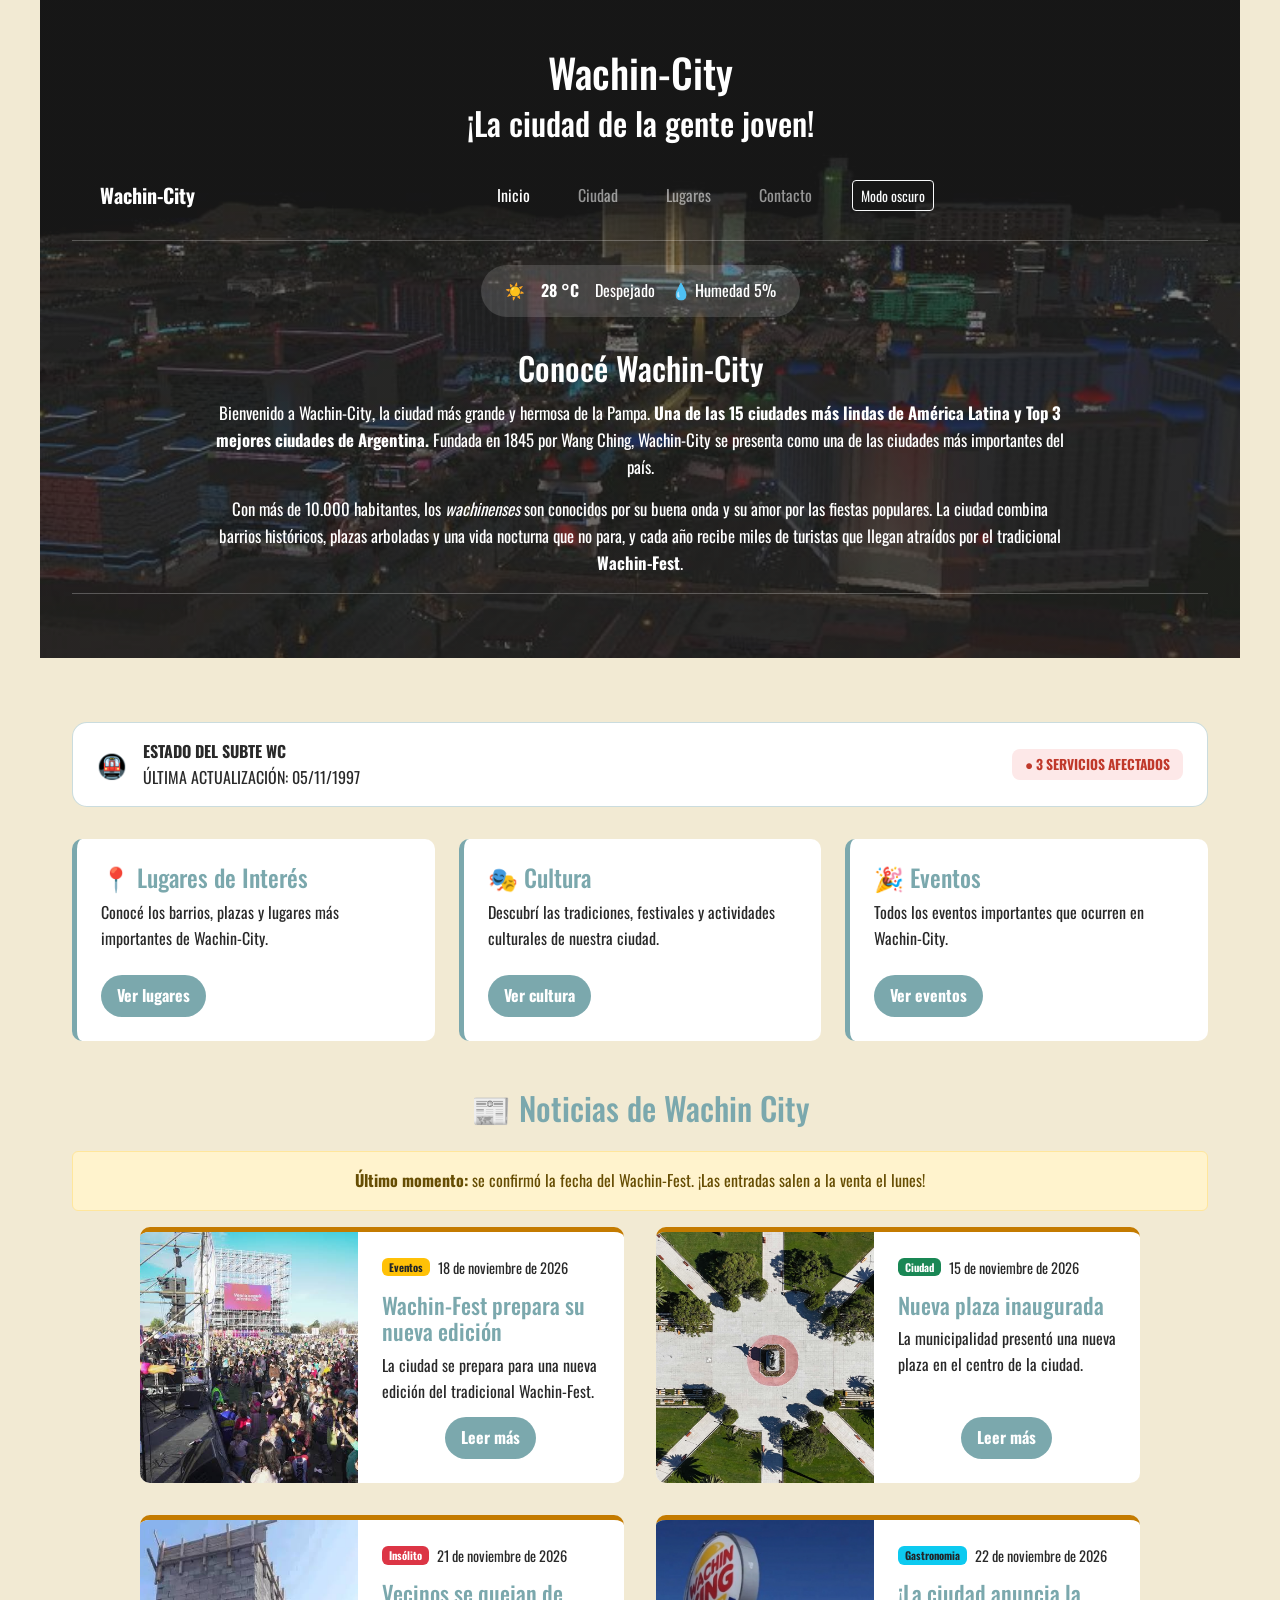
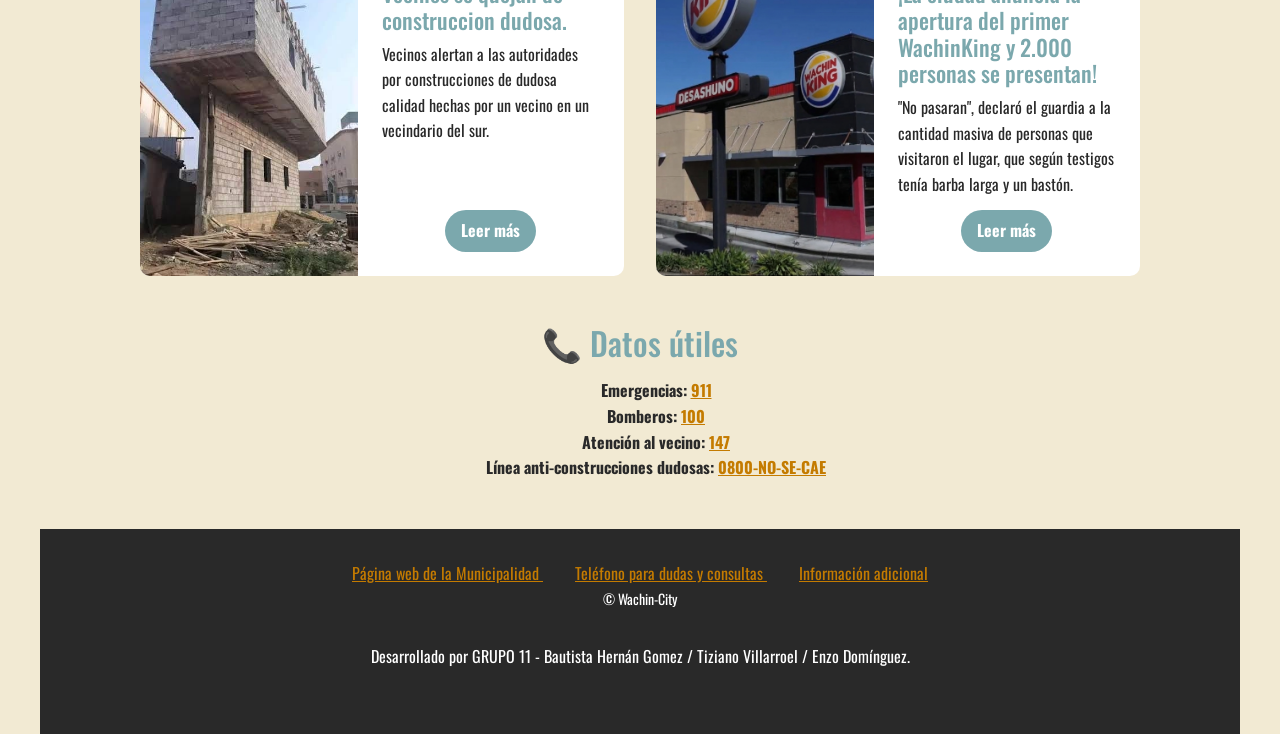
<file: Index.html>
<!DOCTYPE html>
<html lang="es">

<head>

    <meta charset="UTF-8">
    <meta name="viewport" content="width=device-width, initial-scale=1.0">

    <title>Wachin-City</title>

        <!-- GOOGLE FONTS -->
    <link rel="preconnect" href="https://fonts.googleapis.com">
    <link rel="preconnect" href="https://fonts.gstatic.com" crossorigin>
    <link href="https://fonts.googleapis.com/css2?family=Oswald:wght@200..700&display=swap" rel="stylesheet">

    <!-- BOOTSTRAP -->
    <link href="https://cdn.jsdelivr.net/npm/bootstrap@5.3.8/dist/css/bootstrap.min.css" rel="stylesheet">

    <!-- CSS PROPIO -->
    <link rel="stylesheet" href="./CSS/estilos.css">

</head>


<body>


    <!-- ==================================================
         HEADER
         ================================================== -->

    <header id="principio" class="portada">

        <h1>Wachin-City</h1>

        <h2>¡La ciudad de la gente joven!</h2>


        <!-- NAVEGACIÓN -->

                <nav class="navbar navbar-expand-lg navbar-dark" aria-label="Navegación principal">
            <div class="container-fluid">

                <a class="navbar-brand" href="./Index.html">Wachin-City</a>

                <button class="navbar-toggler" type="button"
                        data-bs-toggle="collapse" data-bs-target="#menuPrincipal"
                        aria-controls="menuPrincipal" aria-expanded="false"
                        aria-label="Abrir menú">
                    <span class="navbar-toggler-icon"></span>
                </button>

                <div class="collapse navbar-collapse justify-content-center" id="menuPrincipal">
                    <ul class="navbar-nav">
                        <li class="nav-item"><a class="nav-link active" aria-current="page" href="./Index.html">Inicio</a></li>
                        <li class="nav-item"><a class="nav-link" href="./ciudad.html">Ciudad</a></li>
                        <li class="nav-item"><a class="nav-link" href="./lugares.html">Lugares</a></li>
                        <li class="nav-item"><a class="nav-link" href="./contacto.html">Contacto</a></li>
                    </ul>
                                        <button id="btn-modo" class="btn btn-outline-light btn-sm ms-lg-3">Modo oscuro</button>
                </div>

            </div>
        </nav>


        <hr>


        <!-- CLIMA -->

        <div class="clima">

            <span>☀️</span>

            <strong>28 °C</strong>

            <span>Despejado</span>

            <span>💧 Humedad 5%</span>

        </div>


        <!-- PRESENTACIÓN DE LA CIUDAD -->

        <section class="presentacion">

            <h2>Conocé Wachin-City</h2>

            <p>

                Bienvenido a Wachin-City, la ciudad más grande
                y hermosa de la Pampa.

                <strong>
                    Una de las 15 ciudades más lindas de América Latina
                    y Top 3 mejores ciudades de Argentina.
                </strong>

                Fundada en 1845 por Wang Ching,
                Wachin-City se presenta como una de las ciudades
                más importantes del país.

            </p>

                        <p>
                Con más de 10.000 habitantes, los <em>wachinenses</em> son conocidos por su buena onda
                y su amor por las fiestas populares. La ciudad combina barrios históricos, plazas
                arboladas y una vida nocturna que no para, y cada año recibe miles de turistas que
                llegan atraídos por el tradicional <strong>Wachin-Fest</strong>.
            </p>

        </section>


        <hr>

    </header>



    <!-- ==================================================
         CONTENIDO PRINCIPAL
         ================================================== -->

    <main>


        <!-- ==================================================
             TARJETAS PRINCIPALES
             ================================================== -->


                <!-- ESTADO DEL SUBTE -->

        <div class="estado-subte">

            <span class="icono-subte">🚇</span>

            
            <div class="info-subte">
                <strong>ESTADO DEL SUBTE WC</strong>
                <span>ÚLTIMA ACTUALIZACIÓN: <time datetime="1997-11-05">05/11/1997</time></span>
            </div>

            <span class="servicios-afectados">● 3 SERVICIOS AFECTADOS</span>

        </div>






        <div class="contenedor-articulos">


            <!-- LUGARES -->

            <article class="tarjeta">

                <h3>📍 Lugares de Interés</h3>

                <p>
                    Conocé los barrios, plazas y lugares
                    más importantes de Wachin-City.
                </p>

                <a href="./lugares.html" class="boton">
                    Ver lugares
                </a>

            </article>


            <!-- CULTURA -->

            <article class="tarjeta">

                <h3>🎭 Cultura</h3>

                <p>
                    Descubrí las tradiciones, festivales
                    y actividades culturales de nuestra ciudad.
                </p>

                <a href="./ciudad.html" class="boton">
                    Ver cultura
                </a>

            </article>


            <!-- EVENTOS -->

            <article class="tarjeta">

                <h3>🎉 Eventos</h3>

                <p>
                    Todos los eventos importantes
                    que ocurren en Wachin-City.
                </p>

                <a href="./lugares.html" class="boton">
                    Ver eventos
                </a>

            </article>


        </div>



        <!-- ==================================================
             NOTICIAS
             ================================================== -->

        <section class="seccion-noticias">

            <h2>📰 Noticias de Wachin City</h2>

                        <div class="alert alert-warning text-center" role="alert">
                <strong>Último momento:</strong> se confirmó la fecha del Wachin-Fest. ¡Las entradas salen a la venta el lunes!
            </div>

            <div class="sector-noticias">


                <!-- NOTICIA 1 -->

                <article class="noticia">

                    <img
                        src="./IMG/wachin-fest.jfif"
                        alt="Noticia de Wachin-City"
                    >


                    <div class="contenido-noticia">

                        <p class="meta-noticia">
                            <span class="badge bg-warning text-dark">Eventos</span>
                            <time datetime="2026-11-18">18 de noviembre de 2026</time>
                        </p>

                        <h3>
                            Wachin-Fest prepara su nueva edición
                        </h3>

                        <p>
                            La ciudad se prepara para una nueva
                            edición del tradicional Wachin-Fest.
                        </p>

                        <a
                            href="https://youtu.be/dQw4w9WgXcQ"
                            target="_blank"
                            rel="noopener noreferrer"
                            class="boton"
                        >
                            Leer más
                        </a>

                    </div>

                </article>



                <!-- NOTICIA 2 -->

                <article class="noticia">

                    <img
                        src="./IMG/plaza-wachin.avif"
                        alt="Evento en Wachin-City"
                    >


                    <div class="contenido-noticia">
                        <p class="meta-noticia">
                            <span class="badge bg-success">Ciudad</span>
                            <time datetime="2026-11-15">15 de noviembre de 2026</time>
                        </p>
                        <h3>
                            Nueva plaza inaugurada
                        </h3>

                        <p>
                            La municipalidad presentó una nueva
                            plaza en el centro de la ciudad.
                        </p>

                        <a
                            href= "https://youtu.be/Sagg08DrO5U?si=nibQCZ9b6mSvP0zk"
                            target="_blank"
                            rel="noopener noreferrer"
                            class="boton"
                        >
                            Leer más
                        </a>

                    </div>

                </article>

                                <!-- NOTICIA 3 -->

                <article class="noticia">

                    <img
                        src="./IMG/construccion.jfif"
                        alt="Construccion de dudosa calidad"
                    >

                    <div class="contenido-noticia">
                        <p class="meta-noticia">
                            <span class="badge bg-danger">Insólito</span>
                            <time datetime="2026-11-21">21 de noviembre de 2026</time>
                        </p>
                        <h3>
                            Vecinos se quejan de construccion dudosa.
                        </h3>
                        <p>
                            Vecinos alertan a las autoridades por construcciones de dudosa calidad hechas por un vecino en un vecindario del sur.
                        </p>
                        <a href="https://youtu.be/oavMtUWDBTM?si=YO1Hyj4h1aGptZGX" target="_blank" rel="noopener noreferrer" class="boton">
                            Leer más
                        </a>
                    </div>

                </article>


                            <!-- NOTICIA 4 -->

                <article class="noticia">

                    <img
                        src="./IMG/WachinKing.jfif"
                        alt="Restaurante WachinKing"
                    >

                    <div class="contenido-noticia">
                        <p class="meta-noticia">
                            <span class="badge bg-info text-dark">Gastronomia</span>
                            <time datetime="2026-11-22">22 de noviembre de 2026</time>
                        </p>
                        <h3>
                            ¡La ciudad anuncia la apertura del primer WachinKing y 2.000 personas se presentan!
                        </h3>
                        <p>
                            "No pasaran", declaró el guardia a la cantidad masiva de personas que visitaron el lugar, que según testigos
                            tenía barba larga y un bastón.
                        </p>
                        <a href="https://youtu.be/GwmJ76VjXaE?si=h7vyNjicE6EPsRTm" target="_blank" rel="noopener noreferrer" class="boton">
                            Leer más
                        </a>
                    </div>

                </article>


            </div>

        </section>


                <!-- DATOS ÚTILES -->

        <section class="datos-utiles">

            <h2>📞 Datos útiles</h2>

            <ul>
                <li><strong>Emergencias:</strong> <a href="tel:911">911</a></li>
                <li><strong>Bomberos:</strong> <a href="tel:100">100</a></li>
                <li><strong>Atención al vecino:</strong> <a href="tel:147">147</a></li>
                <li><strong>Línea anti-construcciones dudosas:</strong> <a href="tel:+541100000000">0800-NO-SE-CAE</a></li>
            </ul>

        </section>


    </main>



    <!-- ==================================================
         FOOTER
         ================================================== -->

    <footer>

        <a href="">
            Página web de la Municipalidad
        </a>

        <a href="tel:+5411111111">
            Teléfono para dudas y consultas
        </a>

        <a href="">
            Información adicional
        </a>


        <p>
            <small>
                © Wachin-City
            </small>
        </p>

        <address>

        Desarrollado por GRUPO 11 -
        Bautista Hernán Gomez /
        Tiziano Villarroel /
        Enzo Domínguez.

    </address>

    </footer>

        <script src="https://cdn.jsdelivr.net/npm/bootstrap@5.3.8/dist/js/bootstrap.bundle.min.js"></script>

            <script src="./JS/main.js"></script>

</body>

</html>
</file>
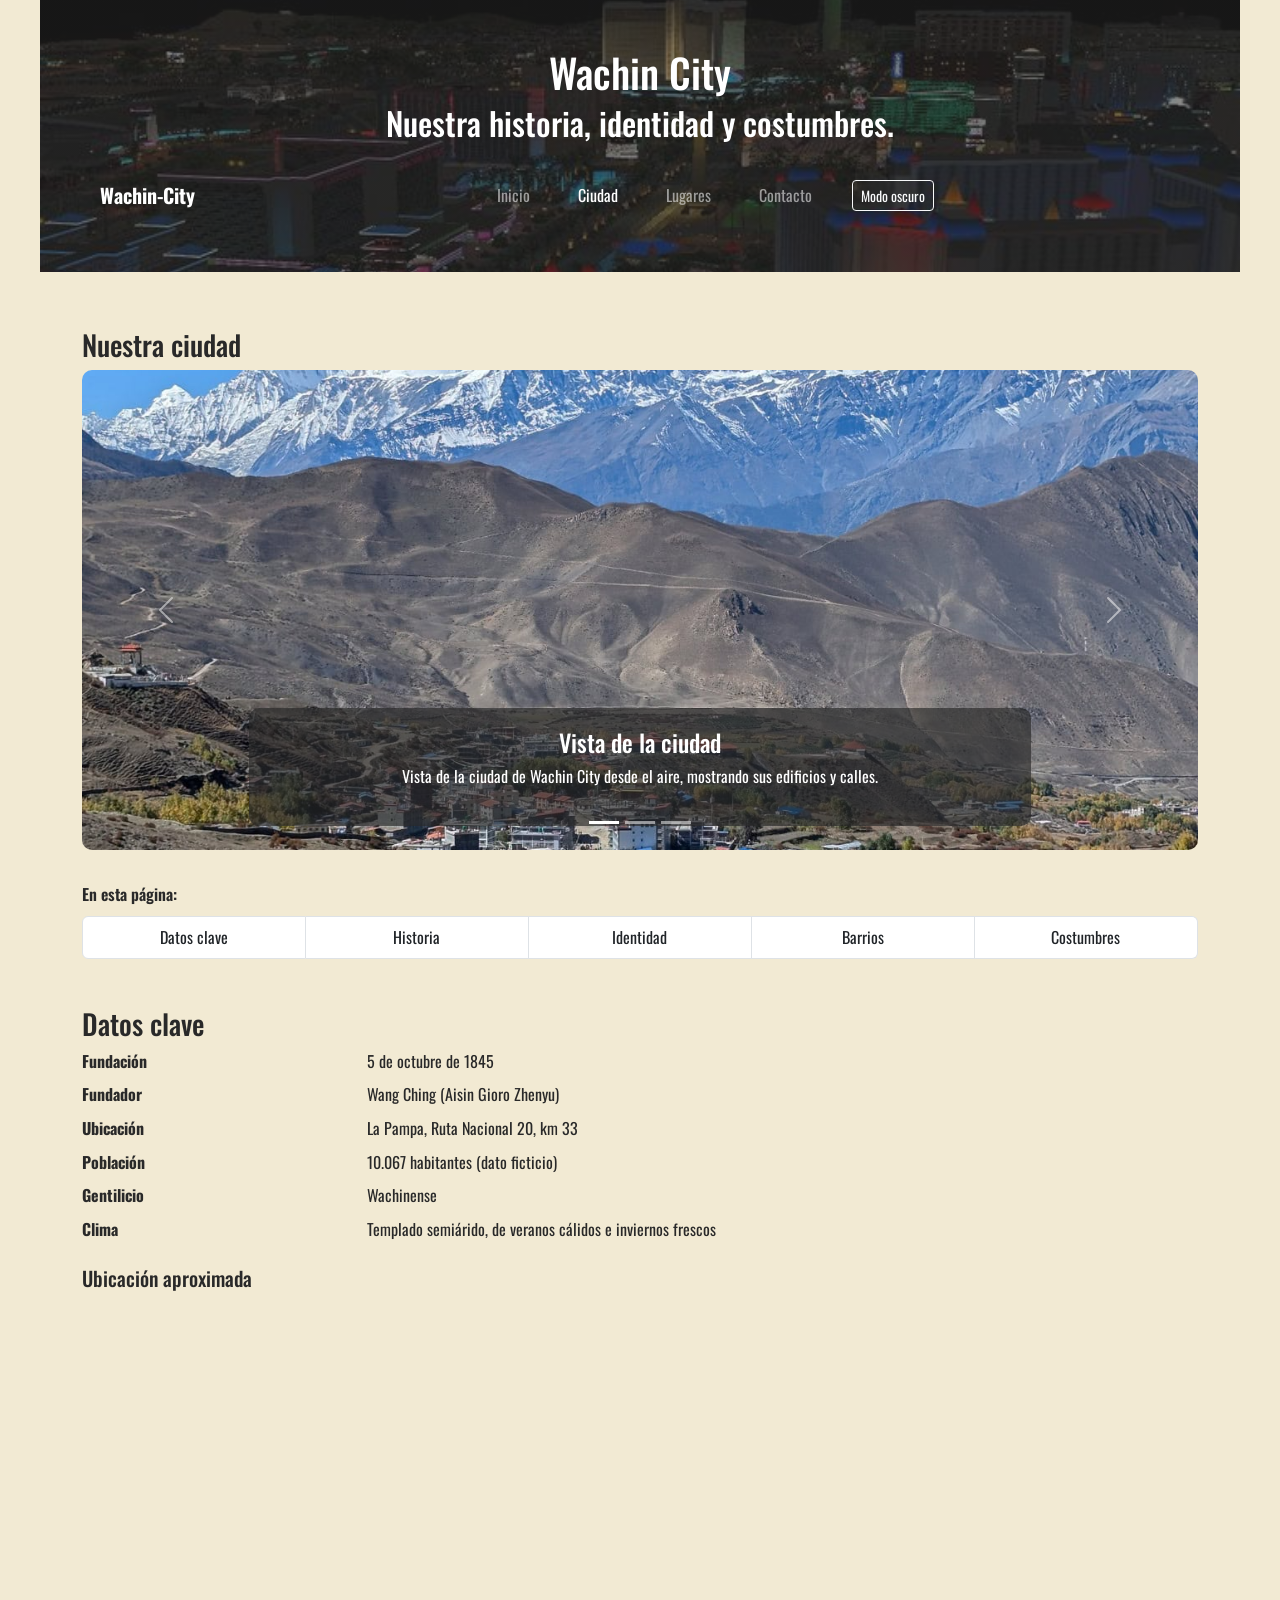
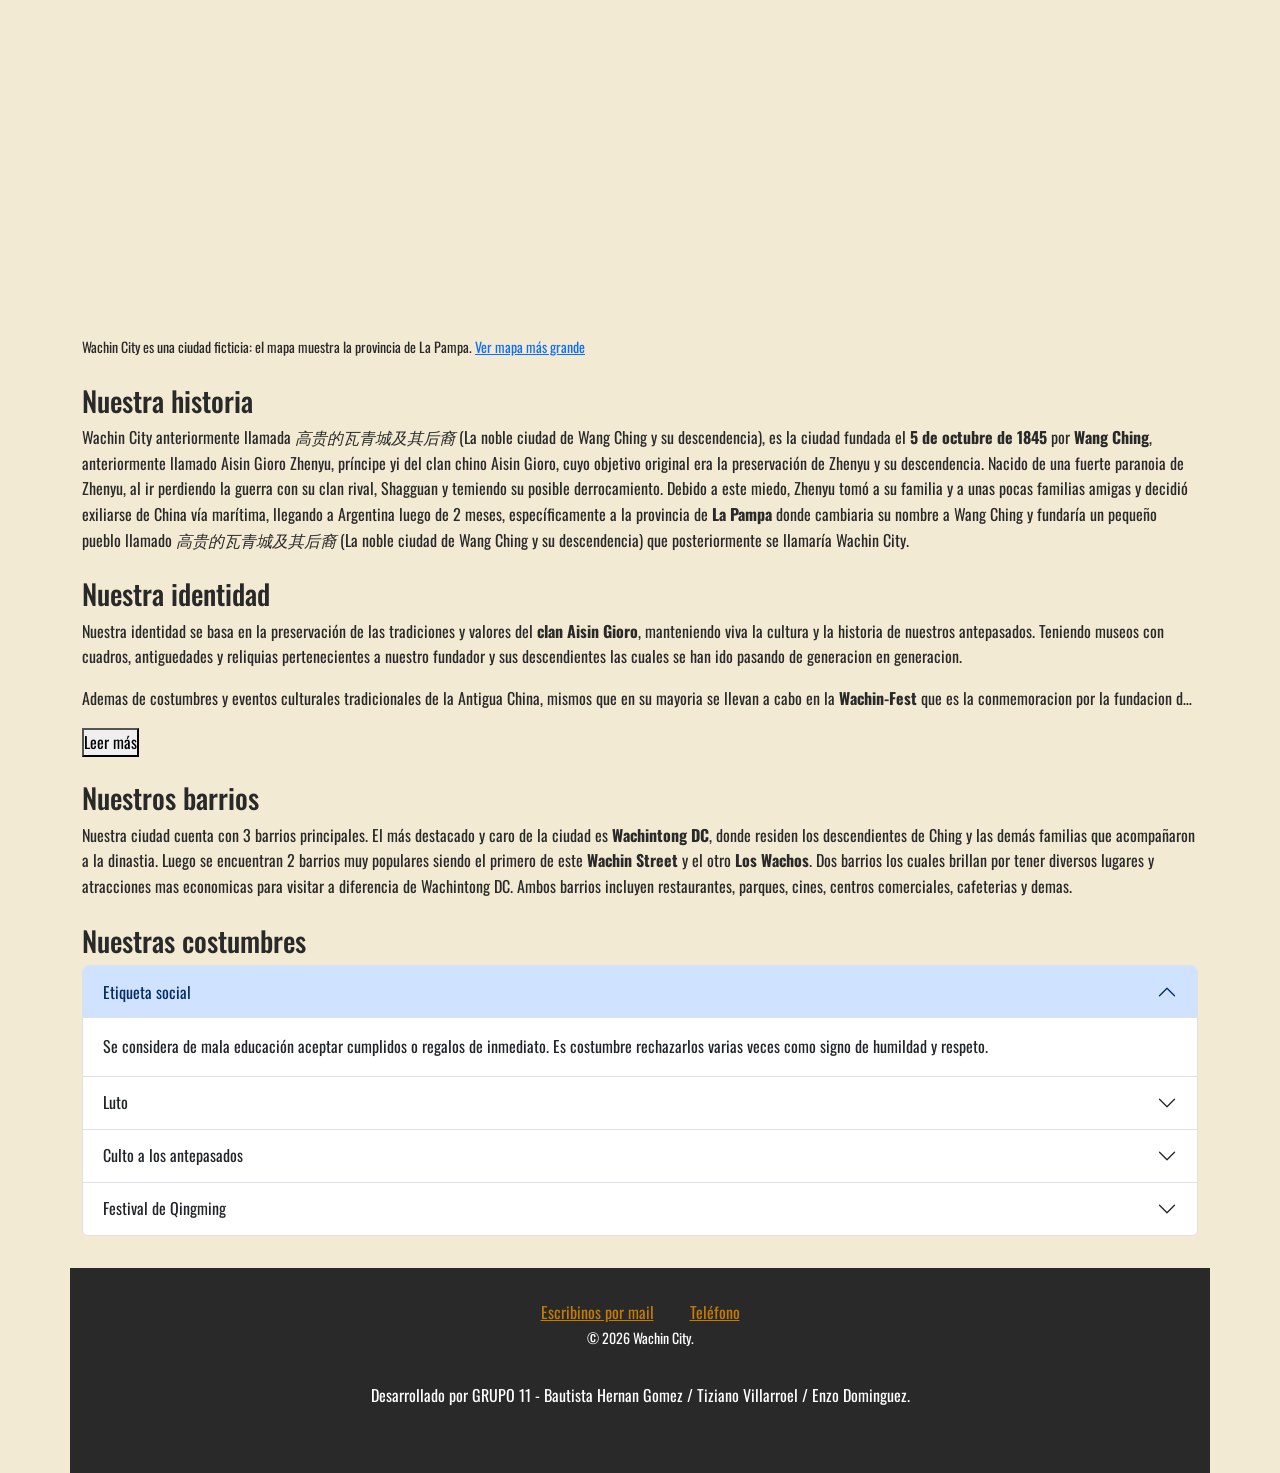
<file: ciudad.html>
<!DOCTYPE html>
<html lang="es">
<head>
    <meta charset="UTF-8">
    <meta name="viewport" content="width=device-width, initial-scale=1.0">
    <title>La ciudad | Wachin City</title>
    <link rel="preconnect" href="https://fonts.googleapis.com">
    <link rel="preconnect" href="https://fonts.gstatic.com" crossorigin>
    <link href="https://fonts.googleapis.com/css2?family=Oswald:wght@200..700&display=swap" rel="stylesheet">
    <link href="https://cdn.jsdelivr.net/npm/bootstrap@5.3.8/dist/css/bootstrap.min.css" rel="stylesheet" integrity="sha384-sRIl4kxILFvY47J16cr9ZwB07vP4J8+LH7qKQnuqkuIAvNWLzeN8tE5YBujZqJLB" crossorigin="anonymous">
    <link rel="stylesheet" href="./CSS/estilos.css">
</head>    
<body>
    <header id="principio" class="portada">
        <h1>
            Wachin City
        </h1>
        <h2>Nuestra historia, identidad y costumbres.</h2>
         <nav class="navbar navbar-expand-lg navbar-dark" aria-label="Navegación principal">
            <div class="container-fluid">

                <a class="navbar-brand" href="./Index.html">Wachin-City</a>

                <button class="navbar-toggler" type="button"
                        data-bs-toggle="collapse" data-bs-target="#menuPrincipal"
                        aria-controls="menuPrincipal" aria-expanded="false"
                        aria-label="Abrir menú">
                    <span class="navbar-toggler-icon"></span>
                </button>

                <div class="collapse navbar-collapse justify-content-center" id="menuPrincipal">
                    <ul class="navbar-nav">
                        <li class="nav-item"><a class="nav-link" href="./Index.html">Inicio</a></li>
                        <li class="nav-item"><a class="nav-link active" aria-current="page" href="./ciudad.html">Ciudad</a></li>
                        <li class="nav-item"><a class="nav-link" href="./lugares.html">Lugares</a></li>
                        <li class="nav-item"><a class="nav-link" href="./contacto.html">Contacto</a></li>
                    </ul>
                                        <button id="btn-modo" class="btn btn-outline-light btn-sm ms-lg-3">Modo oscuro</button>
                </div>

            </div>
        </nav>

    </header>

    <main class="container">
        <section id="ciudad" class="mt-4">
        <h3>Nuestra ciudad</h3>
            <div id="carouselDeCiudad" class="carousel slide">
            <div class="carousel-indicators">
                <button type="button" data-bs-target="#carouselDeCiudad" data-bs-slide-to="0" class="active" aria-current="true" aria-label="Slide 1"></button>
                <button type="button" data-bs-target="#carouselDeCiudad" data-bs-slide-to="1" aria-label="Slide 2"></button>
                <button type="button" data-bs-target="#carouselDeCiudad" data-bs-slide-to="2" aria-label="Slide 3"></button>
            </div>
            <div class="carousel-inner">
                <div class="carousel-item active">
                <img src="./IMG/2025-10-21-06-34-12-1344x1012.jpg" class="d-block w-100" alt="Vista de Wachin City desde el aire.">
                <div class="carousel-caption d-none d-md-block">
                    <h4>Vista de la ciudad</h4>
                    <p>Vista de la ciudad de Wachin City desde el aire, mostrando sus edificios y calles.</p>
                </div>
                </div>
                <div class="carousel-item">
                <img src="./IMG/POST-2-PLAZA-DE-DURBAR-EN-PATAN-c-dalbera.jpg" class="d-block w-100" alt="Plaza de Wachin Street.">
                <div class="carousel-caption d-none d-md-block">
                    <h4>Plaza de Wachin Street</h4>
                    <p>Una de las plazas principales de Wachin Street, donde se celebran eventos culturales y sociales.</p>
                </div>
                </div>
                <div class="carousel-item">
                <img src="./IMG/casa de los descendientes de Ching en wachintong DC.jpg" class="d-block w-100" alt="Casa de los descendientes de Ching en Wachin City.">
                <div class="carousel-caption d-none d-md-block">
                    <h4>Casa de los descendientes de Wang Ching</h4>
                    <p>La casa donde viven los descendientes de Wang Ching ubicada en Wachintong DC, representativa de la historia y cultura local.</p>
                </div>
                </div>
            </div>
            <button class="carousel-control-prev" type="button" data-bs-target="#carouselDeCiudad" data-bs-slide="prev">
                <span class="carousel-control-prev-icon" aria-hidden="true"></span>
                <span class="visually-hidden">Previous</span>
            </button>
            <button class="carousel-control-next" type="button" data-bs-target="#carouselDeCiudad" data-bs-slide="next">
                <span class="carousel-control-next-icon" aria-hidden="true"></span>
                <span class="visually-hidden">Next</span>
            </button>
            </div>
        </section>
        
        <p class="mb-2 fw-semibold">En esta página:</p>
        <div class="list-group list-group-horizontal-md text-center mb-5">
            <a class="list-group-item list-group-item-action flex-fill" href="#datos-clave">Datos clave</a>
            <a class="list-group-item list-group-item-action flex-fill" href="#historia">Historia</a>
            <a class="list-group-item list-group-item-action flex-fill" href="#identidad">Identidad</a>
            <a class="list-group-item list-group-item-action flex-fill" href="#barrios">Barrios</a>
            <a class="list-group-item list-group-item-action flex-fill" href="#costumbres">Costumbres</a>
        </div>
        
        <section id="datos-clave" class="mt-4">
            <h3>Datos clave</h3>
            <dl class="row">
                <dt class="col-sm-3">Fundación</dt>
                <dd class="col-sm-9">5 de octubre de 1845</dd>
                <dt class="col-sm-3">Fundador</dt>
                <dd class="col-sm-9">Wang Ching (Aisin Gioro Zhenyu)</dd>
                <dt class="col-sm-3">Ubicación</dt>
                <dd class="col-sm-9">La Pampa, Ruta Nacional 20, km 33</dd>
                <dt class="col-sm-3">Población</dt>
                <dd class="col-sm-9">10.067 habitantes (dato ficticio)</dd>
                <dt class="col-sm-3">Gentilicio</dt>
                <dd class="col-sm-9">Wachinense</dd>
                <dt class="col-sm-3">Clima</dt>
                <dd class="col-sm-9">Templado semiárido, de veranos cálidos e inviernos frescos</dd>
            </dl>
                <h4 class="h5">Ubicación aproximada</h4>
            <div class="ratio ratio-16x9 mb-2">
                <iframe src="https://www.openstreetmap.org/export/embed.html?bbox=-68.0%2C-39.2%2C-63.4%2C-35.0&amp;layer=mapnik"
                        title="Mapa de la provincia de La Pampa, donde se ubica Wachin City"
                        loading="lazy"></iframe>
            </div>
            <p>
                <small>
                    Wachin City es una ciudad ficticia: el mapa muestra la provincia de La Pampa.
                    <a href="https://www.openstreetmap.org/#map=7/-37.1/-65.5" target="_blank" rel="noopener noreferrer">Ver mapa más grande</a>
                </small>
            </p>
        </section>
        <section id="historia" class="mt-4">
        <h3>Nuestra historia</h3>
          <p>
           
           Wachin City anteriormente llamada <em lang="zh">高贵的瓦青城及其后裔</em> (La noble ciudad de 
     Wang Ching y su descendencia), es la ciudad fundada el <strong>5 de octubre de 1845</strong> por <strong>Wang Ching</strong>,
     anteriormente llamado Aisin Gioro Zhenyu, príncipe yi del clan chino Aisin Gioro, cuyo 
     objetivo original era la preservación de Zhenyu y su descendencia.
        
           Nacido de una fuerte paranoia de Zhenyu, al ir perdiendo la guerra con su clan rival,
     Shagguan y temiendo su posible derrocamiento. Debido a este miedo, Zhenyu tomó a su familia y a unas pocas familias amigas y decidió exiliarse de China vía marítima,
    llegando a Argentina luego de 2 meses, específicamente a la provincia de <strong>La Pampa</strong> donde cambiaria su nombre a Wang Ching
     y fundaría un pequeño pueblo llamado <em lang="zh">高贵的瓦青城及其后裔</em> (La noble ciudad de Wang Ching y su descendencia) que posteriormente se llamaría Wachin City.
        </p>
        </section>
        <section id="identidad" class="mt-4">
        <h3>Nuestra identidad</h3>
          <p>
            
                    Nuestra identidad se basa en la preservación de las tradiciones y valores del <strong>clan Aisin Gioro</strong>, manteniendo viva la cultura y la historia de nuestros antepasados.
               
                Teniendo museos con cuadros, antiguedades y reliquias pertenecientes a nuestro fundador y sus descendientes las cuales se han ido pasando
                de generacion en generacion.

          </p>
              <p id="texto" class="texto-corto">
        Ademas de costumbres y eventos culturales tradicionales de la Antigua China, mismos que en su mayoria se llevan a cabo en la <strong>Wachin-Fest</strong> que es la conmemoracion por la fundacion 
                de la ciudad. Como por ejemplo la tradicional Danza del Dragon para ahuyentar a los malos espiritus o el desarrollo de la caligrafía, poesía,
                 música con gongs y flautas como medio artistico, y juegos como el touhu (lanzamiento de flechas) como medio de entretenimiento.</p>

            <button id="btnLeer" onclick="alternarTexto('texto', 'btnLeer')">Leer más</button>  
            
        </section>

        <section id="barrios" class="mt-4">
        <h3>Nuestros barrios</h3>
        <p>
            
                Nuestra ciudad cuenta con 3 barrios principales.
            
            El más destacado y caro de la ciudad es <strong>Wachintong DC</strong>, donde residen
            los descendientes de Ching y las demás familias que acompañaron a la dinastia. 
             Luego se encuentran 2 barrios muy populares siendo el primero de este <strong>Wachin Street</strong>
              y el otro <strong>Los Wachos</strong>. Dos barrios los cuales brillan por tener diversos lugares y atracciones mas economicas para visitar
              a diferencia de Wachintong DC. Ambos barrios incluyen restaurantes, parques, cines, centros comerciales, cafeterias y demas.

        </p>
        </section>
        <section id="costumbres" class="mt-4">
        <h3>Nuestras costumbres</h3>
        <div class="accordion" id="acordeonCaracteristicas">

            <div class="accordion-item">
                <h4 class="accordion-header">
                    <button class="accordion-button" type="button" data-bs-toggle="collapse"
                            data-bs-target="#carac1" aria-expanded="true" aria-controls="carac1">
                        Etiqueta social
                    </button>
                </h4>
                <div id="carac1" class="accordion-collapse collapse show" data-bs-parent="#acordeonCaracteristicas">
                    <div class="accordion-body">
                        Se considera de mala educación aceptar cumplidos o regalos de inmediato.
                        Es costumbre rechazarlos varias veces como signo de humildad y respeto.
                    </div>
                </div>
            </div>

            <div class="accordion-item">
                <h4 class="accordion-header">
                    <button class="accordion-button collapsed" type="button" data-bs-toggle="collapse"
                            data-bs-target="#carac2" aria-expanded="false" aria-controls="carac2">
                        Luto
                    </button>
                </h4>
                <div id="carac2" class="accordion-collapse collapse" data-bs-parent="#acordeonCaracteristicas">
                    <div class="accordion-body">
                        De la misma forma que en China y diferente al resto de Argentina, el color del luto
                        en Wachin City es el blanco, utilizado en vestimenta y decoraciones funerarias.
                    </div>
                </div>
            </div>

            <div class="accordion-item">
                <h4 class="accordion-header">
                    <button class="accordion-button collapsed" type="button" data-bs-toggle="collapse"
                            data-bs-target="#carac3" aria-expanded="false" aria-controls="carac3">
                        Culto a los antepasados
                    </button>
                </h4>
                <div id="carac3" class="accordion-collapse collapse" data-bs-parent="#acordeonCaracteristicas">
                    <div class="accordion-body">
                        Cada hogar mantiene un altar dedicado a los ancestros, donde se llevan ofrendas
                        de comida, incienso y vino regularmente.
                    </div>
                </div>
            </div>

            <div class="accordion-item">
                <h4 class="accordion-header">
                    <button class="accordion-button collapsed" type="button" data-bs-toggle="collapse"
                            data-bs-target="#carac4" aria-expanded="false" aria-controls="carac4">
                        Festival de Qingming
                    </button>
                </h4>
                <div id="carac4" class="accordion-collapse collapse" data-bs-parent="#acordeonCaracteristicas">
                    <div class="accordion-body">
                        Práctica muy antigua de barrer y visitar tumbas familiares cada 4 o 5 de abril,
                        dejando comida y ofrendas. Se cree que descuidar la tumba trae el castigo de los espíritus.
                    </div>
                </div>
            </div>

        </div>
        </section>
    </main>
    <footer class="container">
        <a href="mailto:consultaswachincity@gmail.com">Escribinos por mail</a>
        <a href="tel:+542954123456">Teléfono</a>
        <p><small>&copy; 2026 Wachin City. </small></p>
        <address>Desarrollado por GRUPO 11 - Bautista Hernan Gomez / Tiziano Villarroel / Enzo Dominguez.</address>
    </footer>
    <script src="https://cdn.jsdelivr.net/npm/bootstrap@5.3.8/dist/js/bootstrap.min.js" integrity="sha384-G/EV+4j2dNv+tEPo3++6LCgdCROaejBqfUeNjuKAiuXbjrxilcCdDz6ZAVfHWe1Y" crossorigin="anonymous"></script>
    <script src="./JS/main.js"></script>
</body>
</html>
</file>
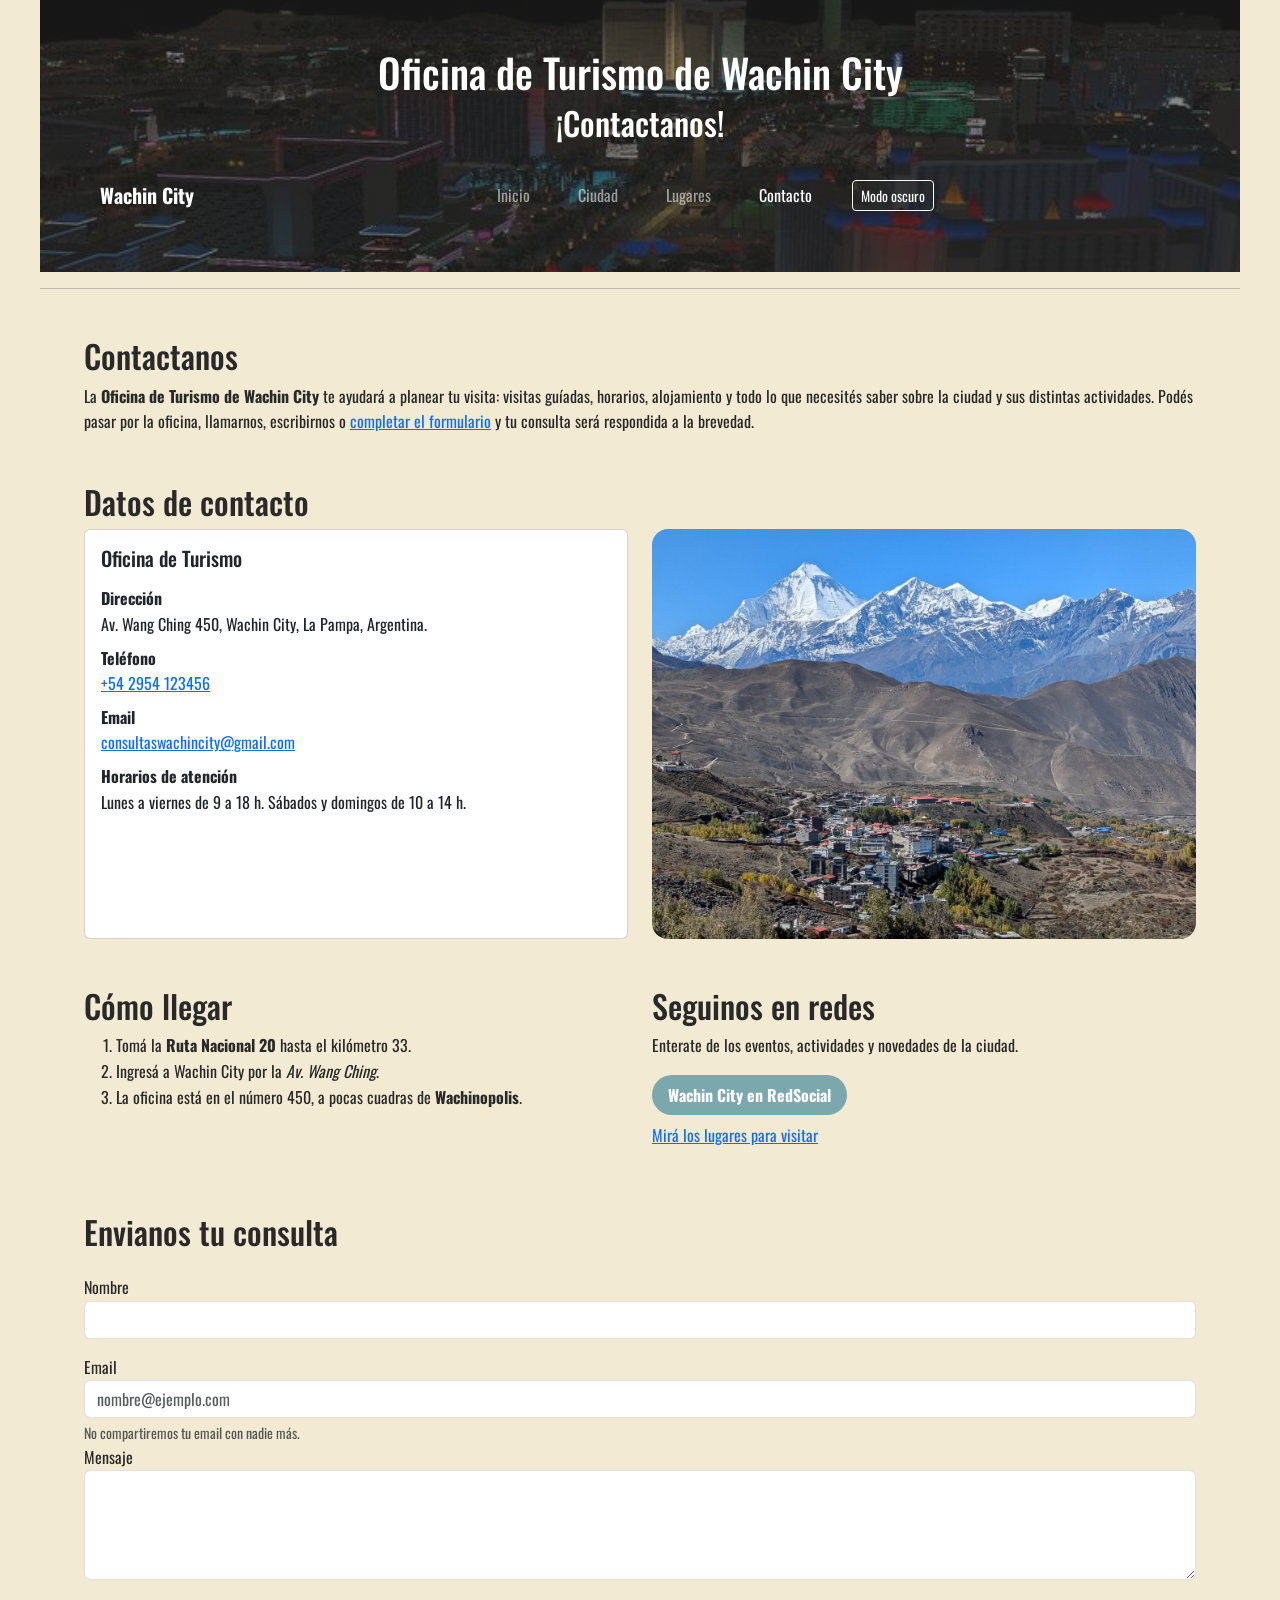
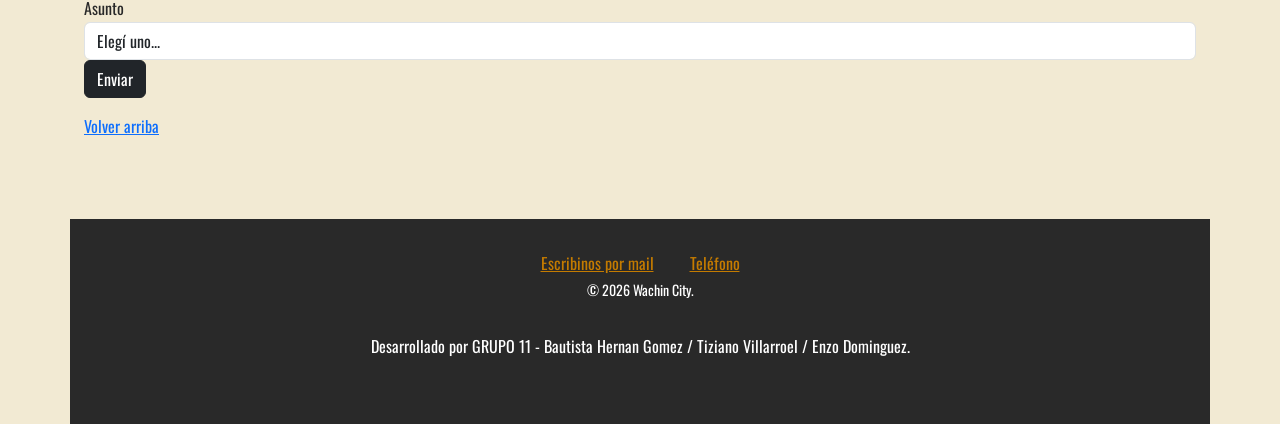
<file: contacto.html>
<!DOCTYPE html>
<html lang="es">
<head>
    <meta charset="UTF-8">
    <meta name="viewport" content="width=device-width, initial-scale=1.0">
    <title>Contacto - Wachin City</title>
    <link rel="preconnect" href="https://fonts.googleapis.com">
    <link rel="preconnect" href="https://fonts.gstatic.com" crossorigin>
    <link href="https://fonts.googleapis.com/css2?family=Oswald:wght@200..700&display=swap" rel="stylesheet">
    <link href="https://cdn.jsdelivr.net/npm/bootstrap@5.3.8/dist/css/bootstrap.min.css" rel="stylesheet" integrity="sha384-sRIl4kxILFvY47J16cr9ZwB07vP4J8+LH7qKQnuqkuIAvNWLzeN8tE5YBujZqJLB" crossorigin="anonymous">
    <link rel="stylesheet" href="./CSS/estilos.css">
</head>
<body>
   <header id="principio" class="portada">
        <h1>Oficina de Turismo de Wachin City</h1>
        <h2>¡Contactanos!</h2>
        <nav class="navbar navbar-expand-lg navbar-dark" aria-label="Navegación principal">
                <div class="container-fluid">
                    <a class="navbar-brand" href="./Index.html">Wachin City</a>
                    <button class="navbar-toggler" type="button"
                        data-bs-toggle="collapse" data-bs-target="#menuPrincipal"
                        aria-controls="menuPrincipal" aria-expanded="false"
                        aria-label="Abrir menú">
                    <span class="navbar-toggler-icon"></span>
                </button>

                <div class="collapse navbar-collapse justify-content-center" id="menuPrincipal">
                    <ul class="navbar-nav">
                        <li class="nav-item"><a class="nav-link" href="./Index.html">Inicio</a></li>
                        <li class="nav-item"><a class="nav-link" href="./ciudad.html">Ciudad</a></li>
                        <li class="nav-item"><a class="nav-link" href="./lugares.html">Lugares</a></li>
                        <li class="nav-item"><a class="nav-link active" aria-current="page" href="./contacto.html">Contacto</a></li>
                    </ul>
                    <button id="btn-modo" class="btn btn-outline-light btn-sm ms-lg-3">Modo oscuro</button>
                </div>
                </div>
        </nav>
   </header>
        <hr>

    <main>
        <section class="container mb-5">
            <h2>Contactanos</h2>
            <p>
                La <strong>Oficina de Turismo de Wachin City</strong> te ayudará a planear tu visita:
                visitas guíadas, horarios, alojamiento y todo lo que necesités saber sobre la ciudad y sus distintas actividades.
                Podés pasar por la oficina, llamarnos, escribirnos o
                <a href="#formulario">completar el formulario</a> y tu consulta será respondida a la brevedad.
            </p>
        </section>
        <section id="datos" class="container mb-5">
            <h2>Datos de contacto</h2>
            <div class="row g-4">
                <div class="col-lg-6">
                    <div class="card tarjeta-contacto h-100">
                        <div class="card-body">
                            <h3 class="h5 mb-3">Oficina de Turismo</h3>
                            <dl class="mb-0">
                                <dt>Dirección</dt>
                                <dd>Av. Wang Ching 450, Wachin City, La Pampa, Argentina.</dd>
                                <dt>Teléfono</dt>
                                <dd><a href="tel:+542954123456">+54 2954 123456</a></dd>
                                <dt>Email</dt>
                                <dd><a href="mailto:consultaswachincity@gmail.com">consultaswachincity@gmail.com</a></dd>
                                <dt>Horarios de atención</dt>
                                <dd>Lunes a viernes de 9 a 18 h. Sábados y domingos de 10 a 14 h.</dd>
                            </dl>
                        </div>
                    </div>
                </div>
                <div class="col-lg-6">
                    <img src="./IMG/2025-10-21-06-34-12-1344x1012.jpg"
                         class="img-fluid rounded-4 w-100 imagen-contacto"
                         alt="Vista aérea de Wachin City con sus edificios y calles.">
                </div>
            </div>
        </section>
        <section class="container mb-5">
            <div class="row g-4">
                <div class="col-lg-6">
                    <h2>Cómo llegar</h2>
                    <ol>
                        <li>Tomá la <strong>Ruta Nacional 20</strong> hasta el kilómetro 33.</li>
                        <li>Ingresá a Wachin City por la <em>Av. Wang Ching</em>.</li>
                        <li>La oficina está en el número 450, a pocas cuadras de <strong>Wachinopolis</strong>.</li>
                    </ol>
                </div>
                <div class="col-lg-6">
                    <h2>Seguinos en redes</h2>
                    <p>Enterate de los eventos, actividades y novedades de la ciudad.</p>
                    <ul class="list-unstyled">
                        <li class="mb-2">
                            <a class="btn btn-wachin"
                               href="https://www.instagram.com/consultaswachincity/"
                               target="_blank">
                                Wachin City en RedSocial
                            </a>
                        </li>
                        <li>
                            <a href="./lugares.html">Mirá los lugares para visitar</a>
                        </li>
                    </ul>
                </div>
            </div>
        </section>

        <section id="section-form" class="container mb-5">
            <h2>Envianos tu consulta</h2>
            <form id="formulario" class="mt-4">
                <div class="mb-3">
                    <label for="nombre" class="form-nombre">Nombre</label>
                    <input type="text" class="form-control" id="nombre">
                </div>
                <div class="form-field">
                <label for="email" class="form-email">Email</label>
                <input type="email" class="form-control" id="email" placeholder="nombre@ejemplo.com">
                <div class="form-text">
                    No compartiremos tu email con nadie más.
                </div>
                </div>
                <div class="mb-3">
                    <label for="mensaje" class="form-mensaje">Mensaje</label>
                    <textarea class="form-control" id="mensaje" rows="4"></textarea>
                </div>
                <div class="form-field">
                <label for="asunto" class="form-asunto">Asunto</label>
                <select class="form-control" id="asunto">
                    <option selected>Elegí uno...</option>
                    <option value="1">Consulta turística</option>
                    <option value="2">Wachin-Fest</option>
                    <option value="3">Visitas guiadas</option>
                    <option value="4">Otro</option>
                </select>
                </div>

                <button type="submit" class="btn btn-dark">Enviar</button>
                <p id="msj-contacto" class="mt-3 fw-semibold text-center"></p>

            </form>
                    <p><a href="#principio">Volver arriba</a></p>
        </section>
    </main>
    <footer class="container">
        <a href="mailto:consultaswachincity@gmail.com">Escribinos por mail</a>
        <a href="tel:+542954123456">Teléfono</a>
        <p><small>&copy; 2026 Wachin City. </small></p>
        <address>Desarrollado por GRUPO 11 - Bautista Hernan Gomez / Tiziano Villarroel / Enzo Dominguez.</address>
    </footer>
    <script src="https://cdn.jsdelivr.net/npm/bootstrap@5.3.8/dist/js/bootstrap.min.js" integrity="sha384-G/EV+4j2dNv+tEPo3++6LCgdCROaejBqfUeNjuKAiuXbjrxilcCdDz6ZAVfHWe1Y" crossorigin="anonymous"></script>
    <script src="./JS/main.js"></script>
</body>
</html>
</file>
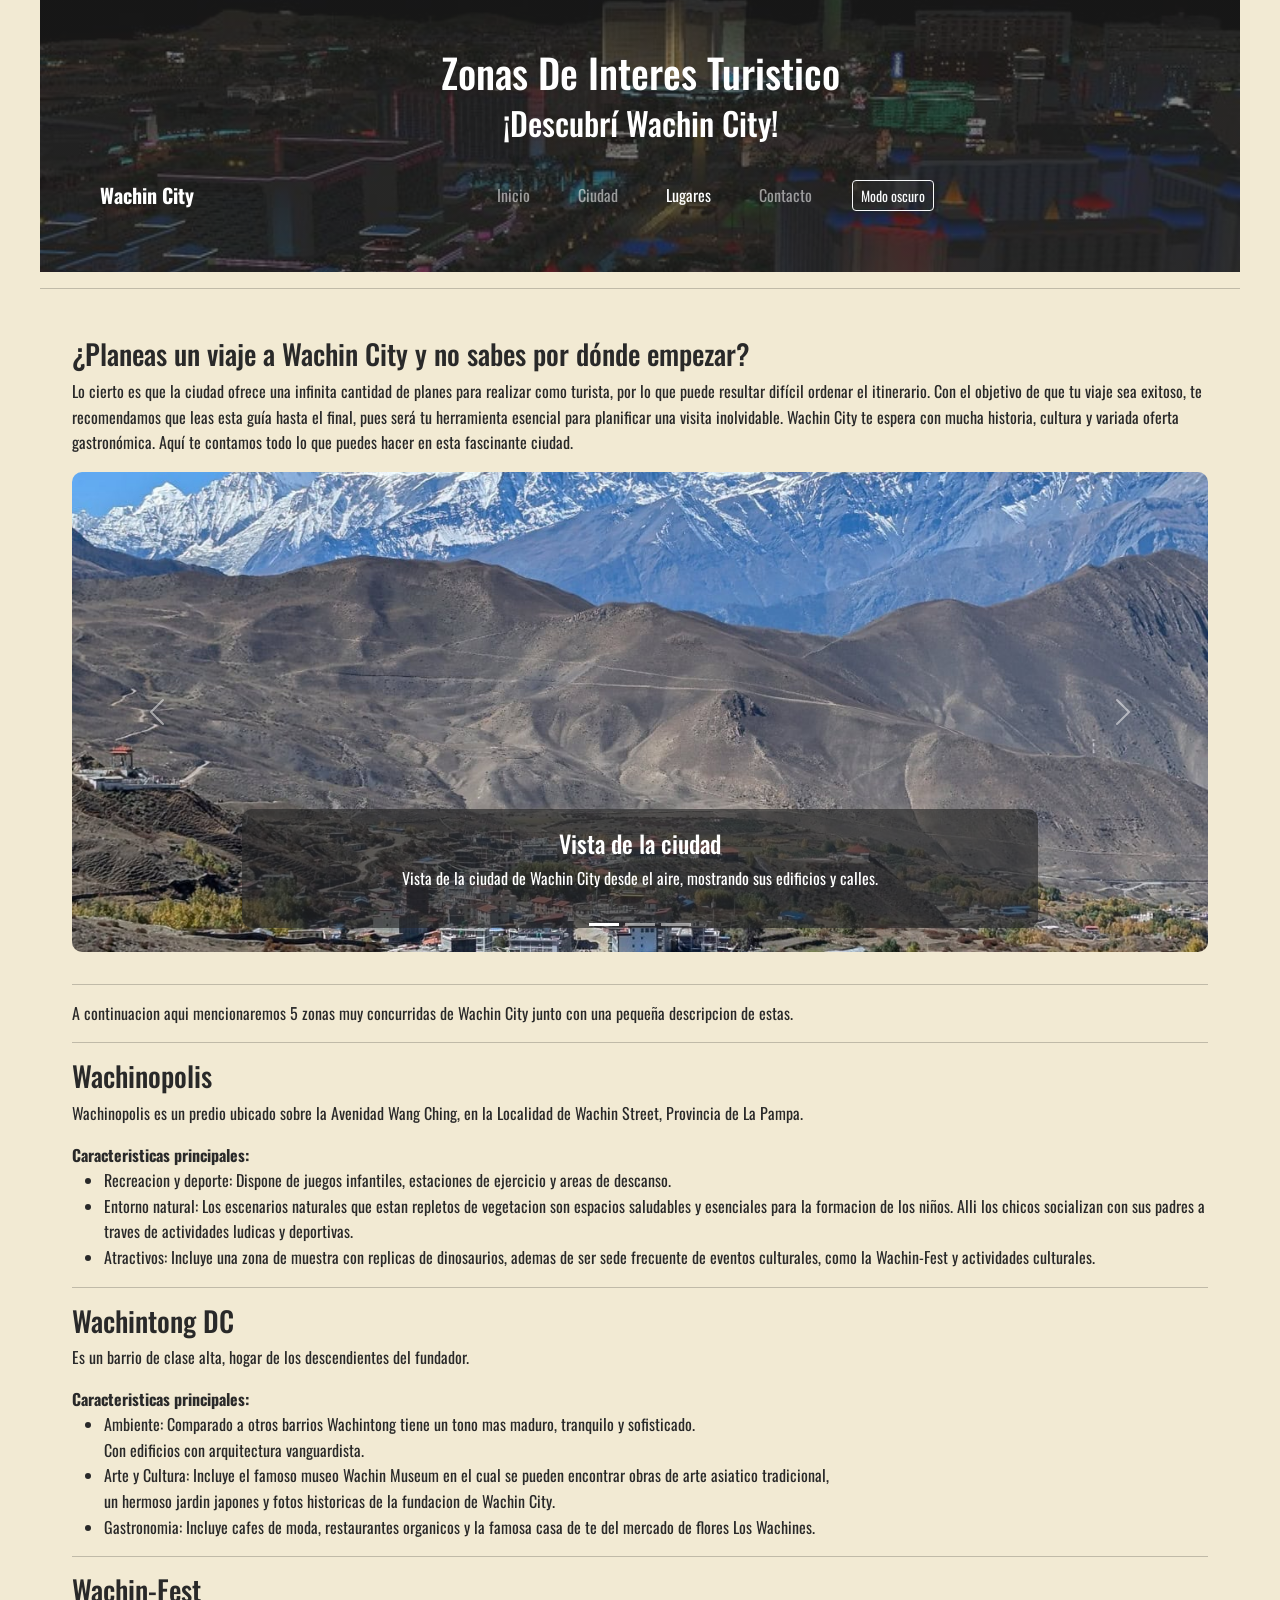
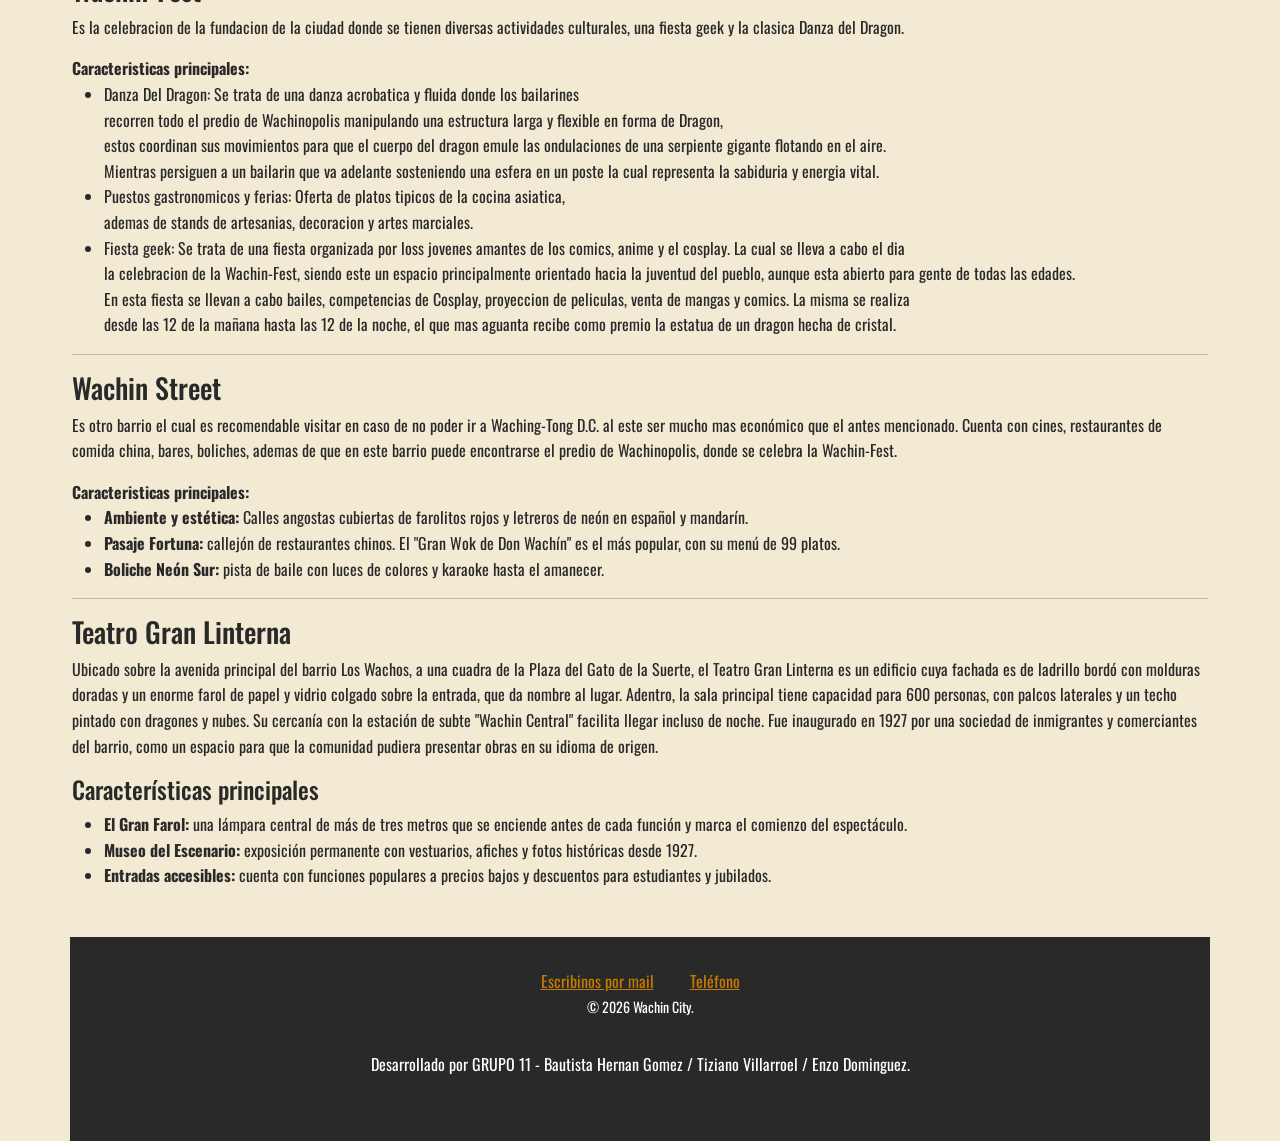
<file: lugares.html>
<!DOCTYPE html>
<html lang="es">
<head>
    <meta charset="UTF-8">
     <meta name="viewport" content="width=device-width, initial-scale=1.0">

    <title>Turismo</title>
    <link rel="preconnect" href="https://fonts.googleapis.com">
    <link rel="preconnect" href="https://fonts.gstatic.com" crossorigin>
    <link href="https://fonts.googleapis.com/css2?family=Oswald:wght@200..700&display=swap" rel="stylesheet">
    <link href="https://cdn.jsdelivr.net/npm/bootstrap@5.3.8/dist/css/bootstrap.min.css" rel="stylesheet" integrity="sha384-sRIl4kxILFvY47J16cr9ZwB07vP4J8+LH7qKQnuqkuIAvNWLzeN8tE5YBujZqJLB" crossorigin="anonymous">
    <link rel="stylesheet" href="./CSS/estilos.css">    
</head>
<body>   
  <header id="principio" class="portada">
    <h1>Zonas De Interes Turistico</h1>
      <h2>¡Descubrí Wachin City!</h2>
        <nav class="navbar navbar-expand-lg navbar-dark" aria-label="Navegación principal">
                <div class="container-fluid">
                    <a class="navbar-brand" href="./Index.html">Wachin City</a>
                    <button class="navbar-toggler" type="button"
                        data-bs-toggle="collapse" data-bs-target="#menuPrincipal"
                        aria-controls="menuPrincipal" aria-expanded="false"
                        aria-label="Abrir menú">
                    <span class="navbar-toggler-icon"></span>
                </button>

                <div class="collapse navbar-collapse justify-content-center" id="menuPrincipal">
                    <ul class="navbar-nav">
                        <li class="nav-item"><a class="nav-link" href="./Index.html">Inicio</a></li>
                        <li class="nav-item"><a class="nav-link" href="./ciudad.html">Ciudad</a></li>
                        <li class="nav-item"><a class="nav-link active" aria-current="page" href="./lugares.html">Lugares</a></li>
                        <li class="nav-item"><a class="nav-link" href="./contacto.html">Contacto</a></li>
                    </ul>
                    <button id="btn-modo" class="btn btn-outline-light btn-sm ms-lg-3">Modo oscuro</button>
                </div>
                </div>
        </nav>
   </header>
        <hr>
  <main>
    <section><h3>¿Planeas un viaje a Wachin City y no sabes por dónde empezar?</h3>
        <p>Lo cierto es que la ciudad ofrece una infinita cantidad de planes para realizar como turista,
         por lo que puede resultar difícil ordenar el itinerario.
        Con el objetivo de que tu viaje sea exitoso, te recomendamos que leas esta guía
         hasta el final, pues será tu herramienta esencial para planificar una visita inolvidable.
          Wachin City te espera con mucha historia, cultura y variada oferta gastronómica.
          Aquí te contamos todo lo que puedes hacer en esta fascinante ciudad.</p>
        <div id="carouselDeCiudad" class="carousel slide">
        <div class="carousel-indicators">
            <button type="button" data-bs-target="#carouselDeCiudad" data-bs-slide-to="0" class="active" aria-current="true" aria-label="Slide 1"></button>
            <button type="button" data-bs-target="#carouselDeCiudad" data-bs-slide-to="1" aria-label="Slide 2"></button>
            <button type="button" data-bs-target="#carouselDeCiudad" data-bs-slide-to="2" aria-label="Slide 3"></button>
        </div>
        <div class="carousel-inner">
            <div class="carousel-item active">
            <img src="./IMG/2025-10-21-06-34-12-1344x1012.jpg" class="d-block w-100" alt="Vista de Wachin City desde el aire.">
            <div class="carousel-caption d-none d-md-block">
                <h4>Vista de la ciudad</h4>
                <p>Vista de la ciudad de Wachin City desde el aire, mostrando sus edificios y calles.</p>
            </div>
            </div>
            <div class="carousel-item">
            <img src="./IMG/_132733414_gettyimages-2034529929.jpg" class="d-block w-100" alt="Baile tradicional de la Wachin Fest.">
            <div class="carousel-caption d-none d-md-block">
                <h4>Baile tradicional</h4>
                <p>Un baile tradicional de la Wachin Fest, celebrada en conmemoración de la fundación de la ciudad.</p>
            </div>
            </div>
            <div class="carousel-item">
            <img src="./IMG/architecture_asia_the_largest_buddha_buddhism_building_deity_eye-1409924.jpg" class="d-block w-100" alt="Templo budista de Wachin City.">
            <div class="carousel-caption d-none d-md-block">
                <h4>Templo budista</h4>
                <p>Un templo budista en Wachin City, representativo de la cultura y religión local.</p>
            </div>
            </div>
        </div>
        <button class="carousel-control-prev" type="button" data-bs-target="#carouselDeCiudad" data-bs-slide="prev">
            <span class="carousel-control-prev-icon" aria-hidden="true"></span>
            <span class="visually-hidden">Previous</span>
        </button>
        <button class="carousel-control-next" type="button" data-bs-target="#carouselDeCiudad" data-bs-slide="next">
            <span class="carousel-control-next-icon" aria-hidden="true"></span>
            <span class="visually-hidden">Next</span>
        </button>
        </div>
        </section>
    <hr>
    <p>A continuacion aqui mencionaremos 5 zonas muy concurridas de Wachin City junto con una pequeña descripcion de estas.</p>

    <section>
        <hr>
     <h3>Wachinopolis</h3>
      <p>Wachinopolis es un predio ubicado sobre la Avenidad Wang Ching, en la Localidad de Wachin Street, Provincia de La Pampa. </p>
      <strong>Caracteristicas principales:</strong>
      <ul><li>Recreacion y deporte: Dispone de juegos infantiles, estaciones de ejercicio y areas de descanso.</li>
      <li>Entorno natural: Los escenarios naturales que estan repletos de vegetacion son espacios saludables y esenciales para la formacion de los niños.
         Alli los chicos socializan con sus padres a traves de actividades ludicas y deportivas.</li>
      <li>Atractivos: Incluye una zona de muestra con replicas de dinosaurios, ademas de ser sede frecuente de eventos culturales,
      como la Wachin-Fest y actividades culturales.</li></ul>
       
      <hr>
    <h3>Wachintong DC</h3> 
     <p>Es un barrio de clase alta, hogar de los descendientes del fundador.</p>
      <strong>Caracteristicas principales:</strong>
      <ul><li>Ambiente: Comparado a otros barrios Wachintong tiene un tono mas maduro, tranquilo y sofisticado.
         <br>Con edificios con arquitectura vanguardista.</li>
      <li>Arte y Cultura: Incluye el famoso museo Wachin Museum en el cual se pueden encontrar obras de arte asiatico tradicional,
        <br>un hermoso jardin japones y fotos historicas de la fundacion de Wachin City.</li>
      <li>Gastronomia: Incluye cafes de moda, restaurantes organicos y la famosa casa de te del mercado de flores Los Wachines.</li></ul>
       <hr>
    <h3>Wachin-Fest</h3>
     <p>Es la celebracion de la fundacion de la ciudad donde se tienen diversas actividades culturales, una fiesta geek y la clasica Danza del Dragon.</p>
      <strong>Caracteristicas principales:</strong>
      <ul><li>Danza Del Dragon: Se trata de una danza acrobatica y fluida donde los bailarines 
        <br>recorren todo el predio de Wachinopolis manipulando una estructura larga y flexible en forma de Dragon,
    <br>estos coordinan sus movimientos para que el cuerpo del dragon emule las ondulaciones de una serpiente gigante flotando en el aire.
    <br>Mientras persiguen a un bailarin que va adelante sosteniendo una esfera en un poste la cual representa la sabiduria y energia vital.</li>
      <li>Puestos gastronomicos y ferias: Oferta de platos tipicos de la cocina asiatica, <br> ademas de stands de artesanias, decoracion y artes marciales.</li>
      <li>Fiesta geek: Se trata de una fiesta organizada por loss jovenes amantes de los comics, anime y el cosplay. La cual se lleva a cabo el dia <br>la celebracion de la Wachin-Fest,
      siendo este un espacio principalmente orientado hacia la juventud del pueblo, aunque esta abierto para gente de todas las edades.
    <br>En esta fiesta se llevan a cabo bailes, competencias de Cosplay, proyeccion de peliculas, venta de mangas y comics. La misma se realiza <br>
  desde las 12 de la mañana hasta las 12 de la noche, el que mas aguanta recibe como premio la estatua de un dragon hecha de cristal.</li></ul>

  <hr>  
  <h3>Wachin Street</h3>
    <p>Es otro barrio el cual es recomendable visitar en caso de no poder ir a Waching-Tong D.C. al este ser mucho mas económico que el antes mencionado. Cuenta con cines,
         restaurantes de comida china, bares, boliches, ademas de que en este barrio puede encontrarse el predio de Wachinopolis, donde se celebra la Wachin-Fest.</p>
         <strong>Caracteristicas principales:</strong>
         <ul><li><strong>Ambiente y estética:</strong>  Calles angostas cubiertas de farolitos rojos 
            y letreros de neón en español y mandarín.</li>
            <li><strong>Pasaje Fortuna:</strong> callejón de restaurantes chinos. El "Gran Wok de Don Wachín" es el más popular, con su menú de 99 platos.</li>
            <li><strong>Boliche Neón Sur:</strong> pista de baile con luces de colores y karaoke hasta el amanecer.</li>
         </ul>

  <hr>
   <h3>Teatro Gran Linterna</h3>
<p>Ubicado sobre la avenida principal del barrio Los Wachos, a una cuadra de la Plaza del Gato de la Suerte, el Teatro Gran Linterna es un edificio cuya fachada es de ladrillo bordó con molduras doradas y un enorme farol de papel y vidrio colgado sobre la entrada, que da nombre al lugar.
     Adentro, la sala principal tiene capacidad para 600 personas, con palcos laterales y un techo pintado con dragones y nubes. Su cercanía con la estación de subte "Wachin Central" facilita llegar incluso de noche.
     Fue inaugurado en 1927 por una sociedad de inmigrantes y comerciantes del barrio, como un espacio para que la comunidad pudiera presentar obras en su idioma de origen. </p>
<h4>Características principales</h4>
        <ul>
                    <li><strong>El Gran Farol:</strong> una lámpara central de más de tres metros que se enciende antes de cada función y marca el comienzo del espectáculo.</li>
                    <li><strong>Museo del Escenario:</strong> exposición permanente con vestuarios, afiches y fotos históricas desde 1927.</li>
                    <li><strong>Entradas accesibles:</strong> cuenta con funciones populares a precios bajos y descuentos para estudiantes y jubilados.</li>
                </ul>

    </section>
    </main>

    <footer class="container">
        <a href="mailto:consultaswachincity@gmail.com">Escribinos por mail</a>
        <a href="tel:+542954123456">Teléfono</a>
        <p><small>&copy; 2026 Wachin City. </small></p>
        <address>Desarrollado por GRUPO 11 - Bautista Hernan Gomez / Tiziano Villarroel / Enzo Dominguez.</address>
    </footer>    
    <script src="https://cdn.jsdelivr.net/npm/bootstrap@5.3.8/dist/js/bootstrap.min.js" integrity="sha384-G/EV+4j2dNv+tEPo3++6LCgdCROaejBqfUeNjuKAiuXbjrxilcCdDz6ZAVfHWe1Y" crossorigin="anonymous"></script>
    <script src="./JS/main.js"></script>
</body>
</html>
</file>
<file: CSS/estilos.css>
/*  ACA ARMO MI PALETA  */

:root {
    --color-primario: #7ba8ad;
    --color-acento: #c47b00;
    --color-fondo: #f2ead3;
    --color-texto: #292929;
    --color-texto-claro: #ffffff;
    --fuente-principal: "Oswald", sans-serif;
    --color-tarjeta: #ffffff;
    --color-footer: #292929;
}

/* RESET BASICO */

* {
  box-sizing: border-box;
  margin: 0;
  padding: 0;
}

/* ESTILOS GLOBALES */

html {
  font-size: 16px
}

body {
    font-family: var(--fuente-principal);
    font-size: 1rem;
    line-height: 1.6;
    color: var(--color-texto);
    background-color: var(--color-fondo);
    max-width: 1200px;
    margin: 0 auto;

}

/* HEADER */

header {
  background-color: var(--color-primario);
  color: var(--color-texto-claro);
  padding: 2rem;
  text-align: center;
}

header h1 {
  font-size: 2.5rem;
}

nav {
  margin-top: 1.5rem;
  justify-content: center;
}

nav a{
  color: var(--color-texto-claro);
  text-decoration: none;
  margin: 0 1rem;
  font-weight: bold;
}

nav a:hover {
    color: var(--color-acento);
    text-decoration: underline;
}

header img {
    width: 80%;
    max-width: 800px;
    margin-top: 1.5rem;
    border-radius: 10px;
}

/* PORTADA (solo el header del index) */

.portada {
    background-image:
        linear-gradient(rgba(41, 41, 41, 0.55), rgba(41, 41, 41, 0.55)),
        url("../IMG/db695988c32816dcdccfdafbcd4e0175.jpg");
    background-size: cover;
    background-position: center;
    padding: 3rem 2rem;
}


/* MAIN Y SECCIONES-ARTICULOS */

main {
    padding: 2rem;
}

/* CLIMA */

.clima {

    display: flex;

    justify-content: center;

    align-items: center;

    gap: 1rem;

    background-color: rgba(255, 255, 255, 0.15);

    padding: 0.8rem 1.5rem;

    margin: 1.5rem auto;

    border-radius: 50px;

    width: fit-content;

}


/* PRESENTACIÓN */

.presentacion {

    max-width: 850px;

    margin: 2rem auto 0;

}


.presentacion h2 {

    margin-bottom: 0.8rem;

}


.presentacion p {

    font-size: 1.05rem;

}

/* TARJETAS PRINCIPALES */

.contenedor-articulos {

    display: grid;

    grid-template-columns: repeat(3, 1fr);

    gap: 1.5rem;

}


.tarjeta {

    background-color: var(--color-tarjeta);

    padding: 1.5rem;

    border-left: 5px solid var(--color-primario);

    border-radius: 10px;

}


.tarjeta h3 {

    color: var(--color-primario);

    font-size: 1.5rem;

    margin-bottom: 0.5rem;

}


.tarjeta p {

    margin-bottom: 1rem;

}


/* BOTONES */

.boton {

    display: inline-block;

    background-color: var(--color-primario);

    color: var(--color-texto-claro);

    padding: 0.5rem 1rem;

    border-radius: 50px;

    text-decoration: none;

    font-weight: bold;

    margin-top: 0.5rem;

}


.boton:hover {

    background-color: var(--color-acento);

}


/* SECCIÓN DE NOTICIAS */

.seccion-noticias {

    margin-top: 3rem;

}


.seccion-noticias > h2 {

    text-align: center;

    margin-bottom: 1.5rem;

    color: var(--color-primario);

}


/* CONTENEDOR DE NOTICIAS */

.sector-noticias {
    display: grid;
    grid-template-columns: repeat(2, 1fr);
    gap: 2rem;

    max-width: 1000px;
    margin: 0 auto;
}


/* TARJETA DE NOTICIA */

.noticia {

    display: flex;

    align-items: stretch;

    background-color: var(--color-tarjeta);

    border-top: 5px solid var(--color-acento);

    border-radius: 10px;

    overflow: hidden;

}


/* IMAGEN DE NOTICIA */

.noticia img {

    width: 45%;

    min-height: 200px;

    object-fit: cover;

}


/* CONTENIDO DE LA NOTICIA */

.contenido-noticia {
    display: flex;
    flex-direction: column;
    padding: 1.5rem;
    flex: 1;
}

.contenido-noticia .boton {
    align-self: center;
    margin-top: auto;
}

.contenido-noticia h3 {

    color: var(--color-primario);

    font-size: 1.4rem;

    margin-bottom: 0.5rem;

}


.contenido-noticia p {

    margin-bottom: 0.8rem;

}


/* FOOTER */

footer {
    background-color: var(--color-footer);
    color: var(--color-texto-claro);
    padding: 2rem;
    text-align: center;
}

footer a {
    color: var(--color-acento);
    margin: 0 1rem;
}

address {
    text-align: center;
    padding: 1rem;
}


/* MODO OSCURO */

body.oscuro {
    --color-fondo: #1a1a1a;
    --color-texto: #f5f5f5;
    --color-tarjeta: #2a2a2a;
}


/* RESPONSIVE (celulares y tablets)*/

@media (max-width: 768px) {

    .contenedor-articulos,
    .sector-noticias {
        grid-template-columns: 1fr;
    }

    .noticia {
        flex-direction: column;
    }

    .noticia img {
        width: 100%;
    }
}


/* Texto completo al hacer clic en "Leer más" */
.texto-corto.expandido {
  display: block;
  -webkit-line-clamp: unset;
  line-clamp: unset;
  overflow: visible;
}

/* Mensaje general que muestra main.js debajo del formulario */
.msg-error,
.msg-exito {
    padding: 0.75rem 1rem;
    border-radius: 8px;
    border-left: 5px solid;
}

.msg-error {
    background-color: #fdecea;
    color: #7a1c14;
    border-left-color: #c0392b;
}

.msg-exito {
    background-color: #e8f5e9;
    color: #1b5e20;
    border-left-color: #2e7d32;
}
/* Variante propia de btn con la paleta (se usa como "btn btn-wachin") */

.btn-wachin {
    background-color: var(--color-primario);
    color: var(--color-texto-claro);
    border: none;
    padding: 0.5rem 1rem;
    border-radius: 50px;
    text-decoration: none;
    font-weight: bold;
    cursor: pointer;
}

/* PERSONALIZACIÓN CARRUSEL */
.carousel {
    border-radius: 10px;
    overflow: hidden;
    margin-bottom: 2rem;
}

.carousel img {
    max-height: 480px;
    object-fit: cover;
}

.carousel-caption {
    background-color: rgba(41, 41, 41, 0.65);
    border-radius: 10px;
    bottom: 1.5rem;
}


/* NOTICIAS - categoría y fecha */

.meta-noticia {
    display: flex;
    align-items: center;
    gap: 0.5rem;
    font-size: 0.9rem;
}
.texto-corto {
  display: -webkit-box;
  -webkit-box-orient: vertical;
  -webkit-line-clamp: 1;
  line-clamp: 1;
  overflow: hidden;
}

.texto-corto.expandido {
  display: block;
  -webkit-line-clamp: unset;
  line-clamp: unset;
  overflow: visible;
}
 

/* DATOS ÚTILES */

.datos-utiles {
    margin-top: 3rem;
    text-align: center;
}

.datos-utiles h2 {
    color: var(--color-primario);
    margin-bottom: 1rem;
}

.datos-utiles ul {
    list-style: none;
}

/* ESTADO SUBTE */

.estado-subte {
    display: flex;
    flex-wrap: wrap;
    align-items: center;
    gap: 1rem;
    background-color: var(--color-tarjeta);
    border: 1px solid rgba(123, 168, 173, 0.4);
    border-radius: 15px;
    padding: 1rem 1.5rem;
    margin: 2rem 0;
}

.icono-subte {
    font-size: 1.5rem;
}

.info-subte {
    display: flex;
    flex-direction: column;
}

.servicios-afectados {
    margin-left: auto;
    background-color: #fde8e8;
    color: #c0392b;
    font-weight: bold;
    font-size: 0.85rem;
    text-transform: uppercase;
    padding: 0.3rem 0.8rem;
    border-radius: 8px;
}

.datos-utiles a {
    color: var(--color-acento);
    font-weight: bold;
}
</file>
